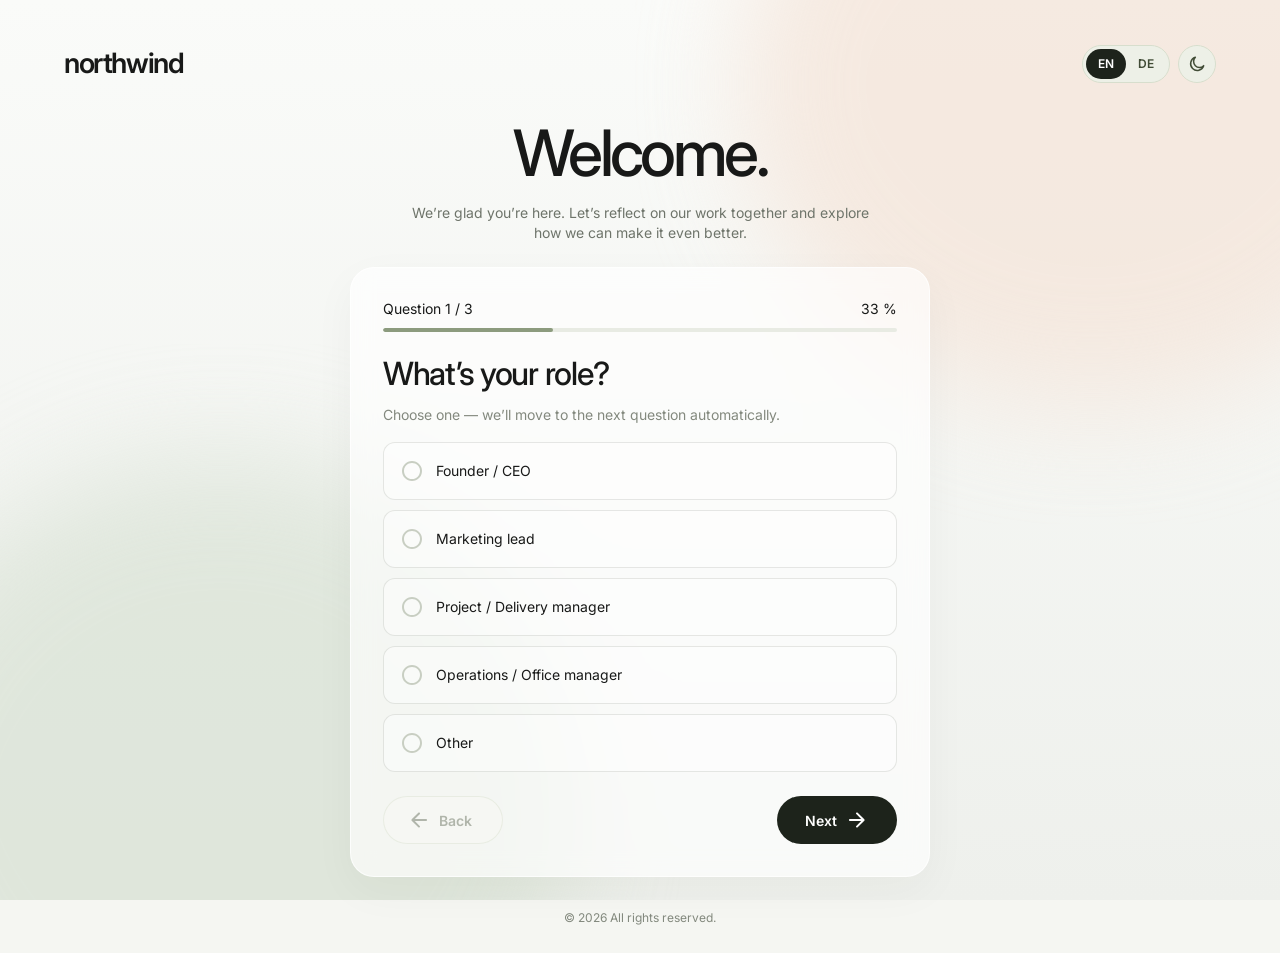
<file: index.html>
<!doctype html>
<html lang="en"><head><meta charset="utf-8"><meta name="viewport" content="width=device-width,initial-scale=1">
<title>Leave a review · Northwind Studio</title><link rel="preconnect" href="https://fonts.googleapis.com"><link rel="stylesheet" href="assets/css/tokens.css"><link rel="stylesheet" href="assets/css/styles.css"></head>
<body data-key="opiny-theme" data-default="light" data-page="form">
<svg width="0" height="0" style="position:absolute" aria-hidden="true">
<symbol id="i-refresh" viewBox="0 0 24 24"><path d="M20 11a8 8 0 0 0-14.5-4.5L4 8M4 4v4h4M4 13a8 8 0 0 0 14.5 4.5L20 16M20 20v-4h-4"/></symbol>
<symbol id="i-moon" viewBox="0 0 24 24"><path d="M20 14A8 8 0 1 1 10 4a6 6 0 0 0 10 10z"/></symbol>
<symbol id="i-sun" viewBox="0 0 24 24"><circle cx="12" cy="12" r="4"/><path d="M12 2v2M12 20v2M4.9 4.9l1.4 1.4M17.7 17.7l1.4 1.4M2 12h2M20 12h2M4.9 19.1l1.4-1.4M17.7 6.3l1.4-1.4"/></symbol>
</svg>
<img class="atmosphere" src="assets/img/atmosphere.svg" width="1440" height="903" alt="" aria-hidden="true">

<div class="page">
  <header class="site-head">
    <div class="wordmark" aria-label="Northwind Studio">northwind</div>
    <div class="head-tools">
      <div class="lang" role="group" aria-label="Language"><button type="button" data-lang="en" aria-pressed="true">EN</button><button type="button" data-lang="de" aria-pressed="false">DE</button></div>
      <button type="button" class="theme-toggle" aria-label="Toggle light / dark"><svg class="i i-moon" aria-hidden="true"><use href="#i-moon"/></svg><svg class="i i-sun" aria-hidden="true"><use href="#i-sun"/></svg></button>
    </div>
  </header>

  <main class="main">
    <section class="intro" id="head">
      <h1 class="display" id="headTitle">Welcome.</h1>
      <p class="lead" data-t="lead">We’re glad you’re here. Let’s reflect on our work together and explore how we can make it even better.</p>
    </section>

    <section class="panel" aria-label="Feedback questionnaire">
      <form id="flow" novalidate>
        <div class="resume" id="resume" role="status" hidden>
          <p><b data-t="resumeTitle">Welcome back!</b> <span id="resumeText"></span></p>
          <div class="resume-actions"><button class="btn btn-primary btn-sm" id="resumeGo" type="button" data-t="cont">Continue</button><button class="btn btn-secondary btn-sm" id="restart" type="button" data-t="startOver">Start over</button></div>
        </div>

        <div class="progress">
          <div class="progress-meta"><span id="pgl" aria-live="polite"></span><span id="percent"></span></div>
          <div class="track" id="pgbar" role="progressbar" aria-valuemin="0" aria-valuemax="3" aria-valuenow="1" aria-label="Progress"><div id="pgf"></div></div>
        </div>

        <fieldset class="step" data-name="role" data-type="radio" data-req="1" aria-describedby="h-role e-role">
          <legend class="q-title"><span data-t="q1">What’s your role?</span><span class="sr" data-t="required">required</span></legend>
          <p class="q-hint" id="h-role" data-t="q1help">Choose one — we’ll move to the next question automatically.</p>
          <p class="field-err" id="e-role" hidden data-t="errChoose">Please choose an option to continue.</p>
          <div class="opts">
            <label class="opt opt-radio"><input type="radio" name="role" value="founder"><span class="mk" aria-hidden="true"><img class="mk-off" src="assets/img/radio-unchecked.svg" width="24" height="24" alt=""><img class="mk-hover" src="assets/img/radio-unchecked-hover.svg" width="24" height="24" alt=""><img class="mk-on" src="assets/img/radio-checked.svg" width="24" height="24" alt=""></span><span class="ol" data-t="o_founder">Founder / CEO</span></label>
            <label class="opt opt-radio"><input type="radio" name="role" value="marketing"><span class="mk" aria-hidden="true"><img class="mk-off" src="assets/img/radio-unchecked.svg" width="24" height="24" alt=""><img class="mk-hover" src="assets/img/radio-unchecked-hover.svg" width="24" height="24" alt=""><img class="mk-on" src="assets/img/radio-checked.svg" width="24" height="24" alt=""></span><span class="ol" data-t="o_marketing">Marketing lead</span></label>
            <label class="opt opt-radio"><input type="radio" name="role" value="pm"><span class="mk" aria-hidden="true"><img class="mk-off" src="assets/img/radio-unchecked.svg" width="24" height="24" alt=""><img class="mk-hover" src="assets/img/radio-unchecked-hover.svg" width="24" height="24" alt=""><img class="mk-on" src="assets/img/radio-checked.svg" width="24" height="24" alt=""></span><span class="ol" data-t="o_pm">Project / Delivery manager</span></label>
            <label class="opt opt-radio"><input type="radio" name="role" value="ops"><span class="mk" aria-hidden="true"><img class="mk-off" src="assets/img/radio-unchecked.svg" width="24" height="24" alt=""><img class="mk-hover" src="assets/img/radio-unchecked-hover.svg" width="24" height="24" alt=""><img class="mk-on" src="assets/img/radio-checked.svg" width="24" height="24" alt=""></span><span class="ol" data-t="o_ops">Operations / Office manager</span></label>
            <label class="opt opt-radio"><input type="radio" name="role" value="other" data-other="role-other"><span class="mk" aria-hidden="true"><img class="mk-off" src="assets/img/radio-unchecked.svg" width="24" height="24" alt=""><img class="mk-hover" src="assets/img/radio-unchecked-hover.svg" width="24" height="24" alt=""><img class="mk-on" src="assets/img/radio-checked.svg" width="24" height="24" alt=""></span><span class="ol" data-t="o_other">Other</span></label>
          </div>
          <div class="other-box" id="other-wrap" hidden>
            <label for="role-other" class="q-hint" data-t="otherLabel">What’s your role?</label>
            <input id="role-other" class="field" type="text" autocomplete="organization-title" data-tp="otherPh" placeholder="e.g. Head of Sales">
            <p class="field-err" id="e-role-other" hidden data-t="errOther">Please type your role, or choose another option.</p>
          </div>
        </fieldset>

        <fieldset class="step" data-name="help" data-type="checkbox" data-req="1" aria-describedby="h-help e-help" hidden>
          <legend class="q-title"><span data-t="q2">What did Northwind Studio help you with?</span><span class="sr" data-t="required">required</span></legend>
          <p class="q-hint" id="h-help" data-t="q2help">Select all that apply, then press Next.</p>
          <p class="field-err" id="e-help" hidden data-t="errSelect">Select at least one option.</p>
          <div class="opts">
            <label class="opt"><input type="checkbox" name="help" value="web"><span class="mk" aria-hidden="true"><img class="mk-off" src="assets/img/checkbox-unchecked.svg" width="24" height="24" alt=""><img class="mk-on" src="assets/img/checkbox-checked.svg" width="24" height="24" alt=""></span><span class="ol" data-t="h_web">Website redesign</span></label>
            <label class="opt"><input type="checkbox" name="help" value="brand"><span class="mk" aria-hidden="true"><img class="mk-off" src="assets/img/checkbox-unchecked.svg" width="24" height="24" alt=""><img class="mk-on" src="assets/img/checkbox-checked.svg" width="24" height="24" alt=""></span><span class="ol" data-t="h_brand">Branding</span></label>
            <label class="opt"><input type="checkbox" name="help" value="shop"><span class="mk" aria-hidden="true"><img class="mk-off" src="assets/img/checkbox-unchecked.svg" width="24" height="24" alt=""><img class="mk-on" src="assets/img/checkbox-checked.svg" width="24" height="24" alt=""></span><span class="ol" data-t="h_shop">Online shop</span></label>
            <label class="opt"><input type="checkbox" name="help" value="seo"><span class="mk" aria-hidden="true"><img class="mk-off" src="assets/img/checkbox-unchecked.svg" width="24" height="24" alt=""><img class="mk-on" src="assets/img/checkbox-checked.svg" width="24" height="24" alt=""></span><span class="ol" data-t="h_seo">SEO &amp; content</span></label>
            <label class="opt"><input type="checkbox" name="help" value="support"><span class="mk" aria-hidden="true"><img class="mk-off" src="assets/img/checkbox-unchecked.svg" width="24" height="24" alt=""><img class="mk-on" src="assets/img/checkbox-checked.svg" width="24" height="24" alt=""></span><span class="ol" data-t="h_support">Ongoing support</span></label>
          </div>
        </fieldset>

        <fieldset class="step" data-name="note" data-type="text" aria-describedby="h-note" hidden>
          <legend class="q-title"><span data-t="q3">Anything you’d tell another company considering Northwind Studio?</span></legend>
          <p class="q-hint" id="h-note"><span data-t="q3help">A sentence or two in your own words makes the review sound like you.</span></p>
          <textarea class="field ta" id="note" name="note" rows="4" data-tp="notePh" placeholder="e.g. They delivered the first concepts in two days and kept us updated every week."></textarea>
        </fieldset>

        <div class="nav">
          <button class="btn btn-secondary btn-back" id="back" type="button"><img src="assets/img/arrow-back.svg" width="24" height="24" alt=""><span data-t="back">Back</span></button>
          <button class="btn btn-primary btn-next" id="next" type="submit"><span id="nextLabel">Next</span><img src="assets/img/arrow-forward.svg" width="24" height="24" alt=""></button>
        </div>
      </form>
    </section>
  </main>

  <footer class="site-foot"><p data-t="foot">© 2026 All rights reserved.</p></footer>
</div>
<script src="assets/js/app.js"></script>
</body></html>
</file>
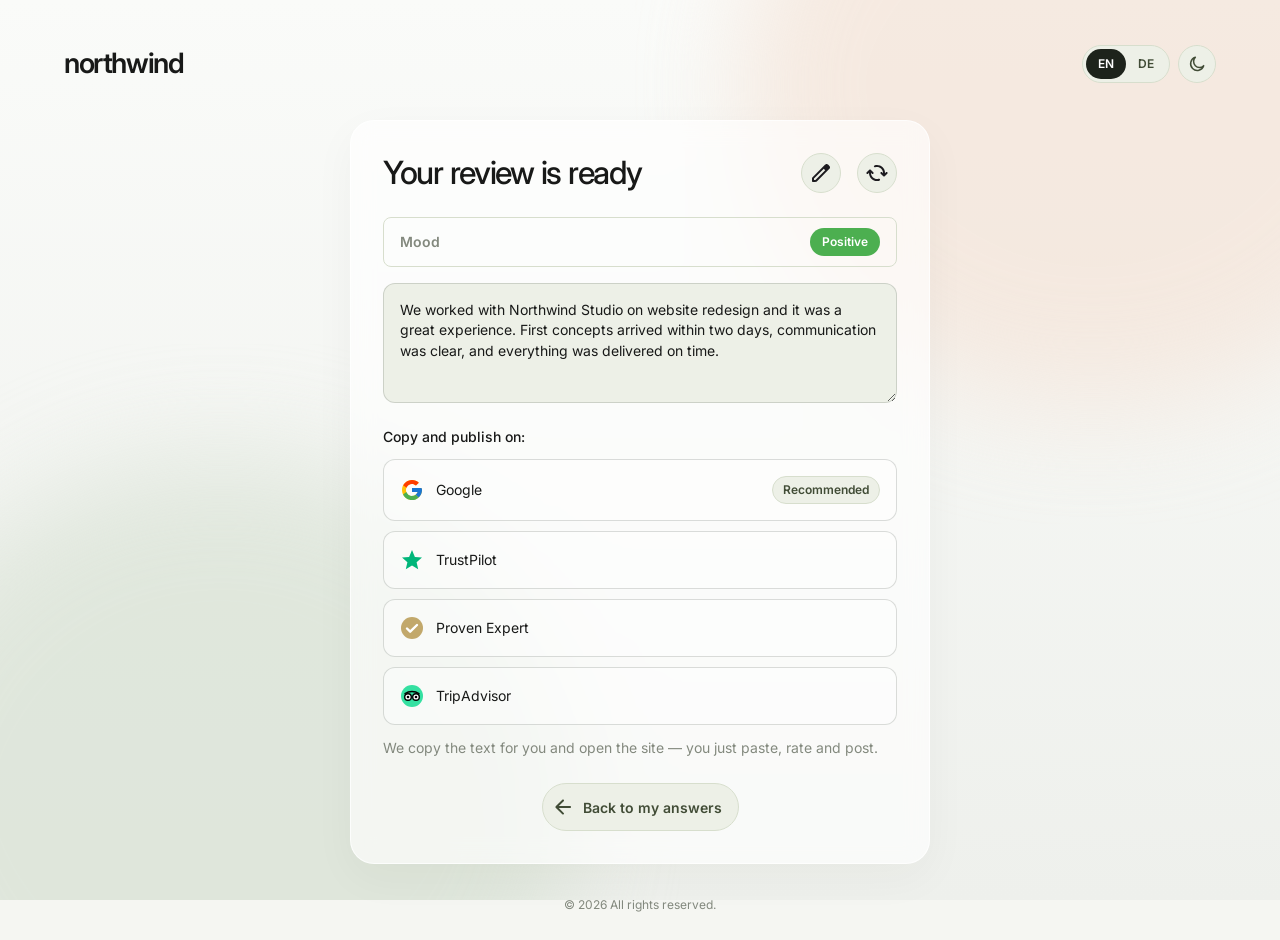
<file: review.html>
<!doctype html>
<html lang="en"><head><meta charset="utf-8"><meta name="viewport" content="width=device-width,initial-scale=1">
<title>Your review · Northwind Studio</title><link rel="preconnect" href="https://fonts.googleapis.com"><link rel="stylesheet" href="assets/css/tokens.css"><link rel="stylesheet" href="assets/css/styles.css"></head>
<body data-key="opiny-theme" data-default="light" data-page="review">
<svg width="0" height="0" style="position:absolute" aria-hidden="true">
<symbol id="i-moon" viewBox="0 0 24 24"><path d="M20 14A8 8 0 1 1 10 4a6 6 0 0 0 10 10z"/></symbol>
<symbol id="i-sun" viewBox="0 0 24 24"><circle cx="12" cy="12" r="4"/><path d="M12 2v2M12 20v2M4.9 4.9l1.4 1.4M17.7 17.7l1.4 1.4M2 12h2M20 12h2M4.9 19.1l1.4-1.4M17.7 6.3l1.4-1.4"/></symbol>
</svg>
<img class="atmosphere" src="assets/img/atmosphere.svg" width="1440" height="903" alt="" aria-hidden="true">

<div class="page">
  <header class="site-head">
    <div class="wordmark" aria-label="Northwind Studio">northwind</div>
    <div class="head-tools">
      <div class="lang" role="group" aria-label="Language"><button type="button" data-lang="en" aria-pressed="true">EN</button><button type="button" data-lang="de" aria-pressed="false">DE</button></div>
      <button type="button" class="theme-toggle" aria-label="Toggle light / dark"><svg class="i i-moon" aria-hidden="true"><use href="#i-moon"/></svg><svg class="i i-sun" aria-hidden="true"><use href="#i-sun"/></svg></button>
    </div>
  </header>

  <main class="main">
    <section class="panel" aria-label="Your review">
      <div class="rv-head">
        <h2 class="q-title" data-t="rvTitle">Your review is ready</h2>
        <button class="btn btn-secondary btn-icon" id="editBtn" type="button" aria-pressed="false" data-ta="editLabel" aria-label="Edit review"><img src="assets/img/edit.svg" width="24" height="24" alt=""></button>
        <button class="btn btn-secondary btn-icon" id="regen" type="button" data-ta="regen" aria-label="Rewrite"><img src="assets/img/cached.svg" width="24" height="24" alt=""></button>
      </div>

      <div class="rv-body">
        <div class="mood"><span data-t="mood">Mood</span><span class="chip chip-positive" data-t="positive">Positive</span></div>
        <label class="sr" for="review" data-t="rvLabel">Review text</label>
        <textarea class="field ta" id="review" rows="5" readonly></textarea>
      </div>

      <div class="publish">
        <p class="pub-label" data-t="publishOn">Copy and publish on:</p>
        <div class="opts">
          <button class="opt plat" data-plat="Google" type="button"><svg viewBox="0 0 48 48" aria-hidden="true"><path fill="#FFC107" d="M43.6 20.5H42V20H24v8h11.3C33.7 32.7 29.2 36 24 36c-6.6 0-12-5.4-12-12s5.4-12 12-12c3.1 0 5.8 1.2 7.9 3.1l5.7-5.7C34 6.1 29.3 4 24 4 12.9 4 4 12.9 4 24s8.9 20 20 20 20-8.9 20-20c0-1.3-.1-2.4-.4-3.5z"/><path fill="#FF3D00" d="M6.3 14.7l6.6 4.8C14.7 15.1 19 12 24 12c3.1 0 5.8 1.2 7.9 3.1l5.7-5.7C34 6.1 29.3 4 24 4 16.3 4 9.7 8.3 6.3 14.7z"/><path fill="#4CAF50" d="M24 44c5.2 0 9.9-2 13.4-5.2l-6.2-5.2C29.2 35.1 26.7 36 24 36c-5.2 0-9.6-3.3-11.3-8l-6.5 5C9.5 39.6 16.2 44 24 44z"/><path fill="#1976D2" d="M43.6 20.5H42V20H24v8h11.3c-.8 2.2-2.2 4.2-4.1 5.6l6.2 5.2C37 39.2 44 34 44 24c0-1.3-.1-2.4-.4-3.5z"/></svg><span class="ol">Google</span><span class="chip" data-t="recommended">Recommended</span></button>
          <button class="opt plat" data-plat="TrustPilot" type="button"><svg viewBox="0 0 24 24" aria-hidden="true"><path fill="#00b67a" d="M12 2l2.9 6.9 7.1.6-5.4 4.7 1.6 7L12 17.5 5.8 21.2l1.6-7L2 9.5l7.1-.6z"/></svg><span class="ol">TrustPilot</span></button>
          <button class="opt plat" data-plat="Proven Expert" type="button"><svg viewBox="0 0 24 24" aria-hidden="true"><circle cx="12" cy="12" r="11" fill="#c2a86b"/><path d="M7 12.5l3.2 3.2L17 9" fill="none" stroke="#fff" stroke-width="2.4" stroke-linecap="round" stroke-linejoin="round"/></svg><span class="ol">Proven Expert</span></button>
          <button class="opt plat" data-plat="TripAdvisor" type="button"><svg viewBox="0 0 24 24" aria-hidden="true"><circle cx="12" cy="12" r="11" fill="#34e0a1"/><path d="M5 9.5c4-2.6 10-2.6 14 0" fill="none" stroke="#000" stroke-width="1.4" stroke-linecap="round"/><circle cx="8" cy="13" r="3.3" fill="#fff" stroke="#000" stroke-width="1.4"/><circle cx="16" cy="13" r="3.3" fill="#fff" stroke="#000" stroke-width="1.4"/><circle cx="8" cy="13" r="1.3"/><circle cx="16" cy="13" r="1.3"/></svg><span class="ol">TripAdvisor</span></button>
        </div>
        <p class="q-hint" data-t="platHelp">We copy the text for you and open the site — you just paste, rate and post.</p>
      </div>

      <div class="nav nav-center">
        <a class="btn btn-secondary btn-back" href="index.html#q"><img src="assets/img/arrow-back.svg" width="24" height="24" alt=""><span data-t="backAnswers">Back to my answers</span></a>
      </div>
    </section>
  </main>

  <footer class="site-foot"><p data-t="foot">© 2026 All rights reserved.</p></footer>
</div>

<div class="modal-bg" id="copied" role="dialog" aria-modal="true" aria-labelledby="cp-t">
  <div class="modal panel">
    <button class="icon-btn x" type="button" aria-label="Close"><img src="assets/img/close.svg" width="20" height="20" alt=""></button>
    <div class="ok-ic"><img src="assets/img/copy.svg" width="20" height="20" alt=""></div>
    <div class="q-heading"><h3 class="q-title" id="cp-t" data-t="copiedTitle">Your review has been copied!</h3><p class="q-hint" id="cp-p"></p></div>
    <!-- Animated replay of posting on the platform. Google: Figma light EN 849:52 · dark EN 692:1246 · light DE 971:2662 · dark DE 971:1637 (follows page theme + language). Steps are driven by app.js. -->
    <div class="sm-frame" aria-hidden="true">
      <div class="site-mock sm-google" data-mock="google" data-step="1">
        <div class="sm-form">
          <div class="sm-stars"><span class="sm-star"><img class="sm-off" src="assets/img/star-outline.svg" width="34" height="34" alt=""><img class="sm-on" src="assets/img/star-filled.svg" width="34" height="34" alt=""></span><span class="sm-star"><img class="sm-off" src="assets/img/star-outline.svg" width="34" height="34" alt=""><img class="sm-on" src="assets/img/star-filled.svg" width="34" height="34" alt=""></span><span class="sm-star"><img class="sm-off" src="assets/img/star-outline.svg" width="34" height="34" alt=""><img class="sm-on" src="assets/img/star-filled.svg" width="34" height="34" alt=""></span><span class="sm-star"><img class="sm-off" src="assets/img/star-outline.svg" width="34" height="34" alt=""><img class="sm-on" src="assets/img/star-filled.svg" width="34" height="34" alt=""></span><span class="sm-star"><img class="sm-off" src="assets/img/star-outline.svg" width="34" height="34" alt=""><img class="sm-on" src="assets/img/star-filled.svg" width="34" height="34" alt=""></span></div>
          <div class="sm-field">
            <span class="sm-placeholder" data-t="smPh">Paste your reviews here</span>
            <span class="sm-text"></span>
            <div class="sm-menu">
              <div class="sm-item sm-copy"><img class="sm-lt" src="assets/img/content-copy.svg" width="16" height="16" alt=""><img class="sm-dk" src="assets/img/content-copy-dark.svg" width="16" height="16" alt=""><span data-t="smCopy">Copy</span><kbd data-t="smCopyK">Ctrl+C</kbd></div>
              <div class="sm-item sm-paste"><img class="sm-lt" src="assets/img/content-paste.svg" width="16" height="16" alt=""><img class="sm-dk" src="assets/img/content-paste-dark.svg" width="16" height="16" alt=""><span data-t="smPaste">Paste</span><kbd data-t="smPasteK">Ctrl+V</kbd></div>
            </div>
          </div>
          <div class="sm-btns"><span class="sm-cancel" data-t="smCancel">Cancel</span><span class="sm-post" data-t="smPost">Post</span></div>
        </div>
        <div class="sm-done"><span class="sm-done-ic"><img src="assets/img/file-check.svg" width="24" height="24" alt=""></span><span data-t="smDone">Done!</span></div>
        <img class="sm-pointer" src="assets/img/pointer.svg" width="25" height="25" alt="">
      </div>
      <!-- TrustPilot version — Figma "Component 1" 1224:1939 (same step timings as Google) -->
      <div class="site-mock sm-tp" data-mock="trustpilot" data-step="1" hidden>
        <div class="sm-form">
          <div class="tp-stars"><img src="assets/img/tp-stars-empty.svg" width="201" height="38" alt=""><img class="sm-on" src="assets/img/tp-stars-filled.svg" width="201" height="38" alt=""></div>
          <div class="tp-body">
            <p class="tp-label">Tell us more about your experience</p>
            <div class="tp-ring"><div class="tp-inner"><div class="tp-area"><span class="sm-placeholder">Paste your reviews here</span><span class="sm-text"></span></div></div></div>
            <span class="tp-submit">Submit review</span>
          </div>
        </div>
        <div class="sm-menu">
          <div class="sm-item sm-copy"><img src="assets/img/content-copy.svg" width="16" height="16" alt=""><span>Copy</span><kbd>Ctrl+C</kbd></div>
          <div class="sm-item sm-paste"><img src="assets/img/content-paste.svg" width="16" height="16" alt=""><span>Paste</span><kbd>Ctrl+V</kbd></div>
        </div>
        <div class="sm-done"><span class="sm-done-ic"><img src="assets/img/file-check.svg" width="24" height="24" alt=""></span><span>Done!</span></div>
        <img class="sm-pointer" src="assets/img/pointer.svg" width="25" height="25" alt="">
      </div>
    </div>
    <a class="btn btn-primary btn-wide" href="#" onclick="return false"><span id="openPlat"></span><img src="assets/img/arrow-forward.svg" width="24" height="24" alt=""></a>
    <ol class="steps"><li><b>1</b><span data-t="s1">Paste</span></li><li><b>2</b><span data-t="s2">Rate</span></li><li><b>3</b><span data-t="s3">Post</span></li></ol>
  </div>
</div>
<script src="assets/js/app.js"></script>
</body></html>
</file>
<file: assets/css/tokens.css>
/* Lokalsterne public form — tokens from Figma "Form UI" (file 81bRgeO5hSauWJrXOB8AGF, frame 1:60
   "Agenturro · Desktop questionnaire"). The Figma file defines no variables, so every value below is
   copied from the frame's fills, strokes, type and effects.
   Not in Figma (added on purpose): dark theme values + the error colour, both derived from the same palette. */
@import url("https://fonts.googleapis.com/css2?family=Inter:wght@400;500;600&display=swap");

:root {
  color-scheme: light;

  /* ---- type (Inter) ---- */
  --font-sans: "Inter", Arial, sans-serif;
  --fs-display: 64px;  --lh-display: 1.04; --ls-display: -3.52px;  /* "Welcome."            Medium   */
  --fs-title: 32px;    --lh-title: 1.14;   --ls-title: -1.28px;    /* question heading     Medium   */
  --fs-wordmark: 28px; --lh-wordmark: 1.2; --ls-wordmark: -1.4px;  /* brand wordmark       SemiBold */
  --fs-body: 14px;     --lh-body: 20px;                            /* lead, labels, buttons         */
  --lh-option: 1.45;   --lh-hint: 1.6;
  --fs-small: 12px;    --lh-small: 18px;                           /* footer                        */
  --fw-regular: 400; --fw-medium: 500; --fw-semibold: 600;

  /* ---- colour ---- */
  --page-bg: #f5f6f2;
  --atmo-top: #fafbf9; --atmo-bottom: #eef0ec; --atmo-peach: #f4e3d7; --atmo-sage: #dae3d6;

  --text: #181918;
  --text-muted: #6e746a;          /* lead paragraph */
  --text-subtle: #83897e;         /* hint, footer   */

  --panel-bg: rgba(255,255,255,.64);
  --panel-border: rgba(255,255,255,.72);
  --panel-shadow: 0 14px 44px rgba(40,51,33,.04);
  --panel-blur: 11px;

  --track: #e8ebe3;
  --track-fill: #8c9b7e;

  /* Choice / Checkbox (2:98–2:104) · Choice / Radio (2:110–2:116) */
  --option-bg: rgba(255,255,255,.4);
  --option-border: rgba(36,45,35,.16);
  --option-radio-border: rgba(36,45,35,.11);
  --option-hover-bg: #ffffff;
  --option-hover-border: rgba(36,45,35,.16);
  --option-selected-bg: rgba(233,238,227,.72);
  --option-selected-border: #829473;
  --field-readonly-bg: #edf0e7;          /* review text before Edit (Figma 14:311) */
  --positive: #4caf50;                   /* Mood: Positive chip (Figma 14:309) */

  /* Button / Primary dark (2:67 / 2:71 / 2:75) */
  --btn-primary-bg: #1d231b; --btn-primary-hover-bg: #3c4932; --btn-primary-disabled-bg: #a6a8a4; --btn-primary-fg: #ffffff;
  /* Button / Primary light (2:80 / 2:85 / 2:90) */
  --btn-secondary-bg: #edf0e7; --btn-secondary-border: #d7decd; --btn-secondary-fg: #414c36;
  --btn-secondary-hover-bg: #d7decd; --btn-secondary-hover-border: #bcc4b2;
  --btn-secondary-disabled-bg: #f6f7f3; --btn-secondary-disabled-border: rgba(215,222,205,.45); --btn-disabled-content-opacity: .38;

  --mark: #c8cec2; --mark-checked: #333e2d;   /* checkbox icon fills */

  /* derived (not in Figma) */
  --error: #a2461a;
  --focus: #829473;
  --icon-filter: none;                         /* dark theme lightens the Figma SVG icons */

  /* ---- shape & spacing ---- */
  --radius-panel: 24px; --radius-option: 12px; --radius-track: 8px; --radius-pill: 50px;
  --page-pad-top: 40px; --page-pad-x: 64px; --page-pad-bottom: 26px;
  --panel-w: 580px; --panel-pad: 32px;
  --gap-page: 32px; --gap-intro: 24px; --gap-heading: 16px; --gap-panel: 24px;
  --gap-question: 16px; --gap-hint: 12px; --gap-options: 10px; --gap-progress: 11px;
  --option-pad: 16px; --option-gap: 12px;
  --btn-h: 48px; --btn-min-w: 120px;
  --dur: 180ms;
}

/* ---- dark: derived from the Figma palette ---- */
:root[data-theme="dark"] {
  color-scheme: dark;
  --page-bg: #121411;
  --atmo-top: #151713; --atmo-bottom: #0f110e; --atmo-peach: #3a2a1f; --atmo-sage: #22301f;
  --text: #eef0ea; --text-muted: #a7ad9f; --text-subtle: #8c9285;
  --panel-bg: rgba(30,34,28,.64); --panel-border: rgba(255,255,255,.08); --panel-shadow: 0 14px 44px rgba(0,0,0,.35);
  --track: #2b3028; --track-fill: #8c9b7e;
  --option-bg: rgba(255,255,255,.04); --option-border: rgba(225,234,215,.14); --option-radio-border: rgba(225,234,215,.10);
  --option-hover-bg: rgba(255,255,255,.09); --option-hover-border: rgba(225,234,215,.22);
  --option-selected-bg: rgba(130,148,115,.22); --option-selected-border: #829473;
  --btn-primary-bg: #829473; --btn-primary-hover-bg: #95a687; --btn-primary-disabled-bg: #4a4f47; --btn-primary-fg: #ffffff;
  --btn-secondary-bg: #262a24; --btn-secondary-border: #363c32; --btn-secondary-fg: #d7decd;
  --btn-secondary-hover-bg: #363c32; --btn-secondary-hover-border: #4a5145;
  --btn-secondary-disabled-bg: #1b1e1a; --btn-secondary-disabled-border: rgba(54,60,50,.45);
  --error: #f0a774;
  --field-readonly-bg: #262a24;
  --focus: #a9b89b;
  --icon-filter: brightness(0) invert(.88);
}
</file>
<file: assets/css/styles.css>
/* Lokalsterne public form — layout from Figma "Form UI" frame 1:60. All values come from tokens.css. */
*,*::before,*::after{box-sizing:border-box}
html,body{margin:0}
body{min-height:100vh;min-height:100dvh;background:var(--page-bg);color:var(--text);font:var(--fw-regular) var(--fs-body)/var(--lh-body) var(--font-sans);-webkit-font-smoothing:antialiased}
h1,h2,h3,p{margin:0}
button,input,textarea{font:inherit;color:inherit}
button{cursor:pointer}
[hidden]{display:none!important}
.sr{position:absolute;width:1px;height:1px;overflow:hidden;clip:rect(0 0 0 0);white-space:nowrap}
.i{width:20px;height:20px;flex:none;fill:none;stroke:currentColor;stroke-width:1.8;stroke-linecap:round;stroke-linejoin:round}
:focus-visible{outline:2px solid var(--focus);outline-offset:3px}

/* ---------- atmosphere (Figma 1:61) ---------- */
.atmosphere{position:fixed;inset:0;width:100%;height:100%;z-index:0;pointer-events:none}
:root[data-theme="dark"] .atmosphere{display:none}
:root[data-theme="dark"] body{background:
  radial-gradient(ellipse 28% 36% at 17% 89%,var(--atmo-sage),transparent),
  radial-gradient(ellipse 28% 36% at 85% 9%,var(--atmo-peach),transparent),
  linear-gradient(var(--atmo-top),var(--atmo-bottom)) fixed}

/* ---------- page (Figma 1:60) ---------- */
.page{position:relative;z-index:1;min-height:100vh;min-height:100dvh;display:flex;flex-direction:column;gap:var(--gap-page);padding:var(--page-pad-top) var(--page-pad-x) var(--page-pad-bottom)}
.main{display:flex;flex-direction:column;align-items:center;gap:var(--gap-intro);flex:1}

/* header: Figma brand wordmark (1:67) + language / theme toggles (kept, not in Figma) */
.site-head{display:flex;align-items:center;justify-content:space-between;height:48px}
.wordmark{font-size:var(--fs-wordmark);line-height:var(--lh-wordmark);letter-spacing:var(--ls-wordmark);font-weight:var(--fw-semibold)}
.head-tools{display:flex;align-items:center;gap:8px}
.lang{display:flex;padding:3px;border:1px solid var(--btn-secondary-border);border-radius:var(--radius-pill);background:var(--btn-secondary-bg)}
.lang button{min-width:40px;height:30px;padding:0 10px;border:0;border-radius:var(--radius-pill);background:transparent;color:var(--btn-secondary-fg);font-size:12px;font-weight:var(--fw-semibold)}
.lang button[aria-pressed="true"]{background:var(--btn-primary-bg);color:var(--btn-primary-fg)}
.theme-toggle{display:grid;place-items:center;width:38px;height:38px;border:1px solid var(--btn-secondary-border);border-radius:var(--radius-pill);background:var(--btn-secondary-bg);color:var(--btn-secondary-fg)}
.theme-toggle .i-sun,:root[data-theme="dark"] .theme-toggle .i-moon{display:none}
:root[data-theme="dark"] .theme-toggle .i-sun{display:block}

/* intro (Figma 1:65) */
.intro{display:flex;flex-direction:column;align-items:center;gap:var(--gap-heading);text-align:center}
.display{font-size:var(--fs-display);line-height:var(--lh-display);letter-spacing:var(--ls-display);font-weight:var(--fw-medium)}
.lead{max-width:480px;color:var(--text-muted)}

/* ---------- panel (Figma 1:72) ---------- */
.panel{width:var(--panel-w);max-width:100%;display:flex;flex-direction:column;gap:var(--gap-panel);padding:var(--panel-pad);border:1px solid var(--panel-border);border-radius:var(--radius-panel);background:var(--panel-bg);box-shadow:var(--panel-shadow);-webkit-backdrop-filter:blur(var(--panel-blur));backdrop-filter:blur(var(--panel-blur))}
#flow{display:flex;flex-direction:column;gap:var(--gap-panel)}

/* progress (Figma 1:73) */
.progress{display:flex;flex-direction:column;gap:var(--gap-progress)}
.progress-meta{display:flex;justify-content:space-between;line-height:normal;white-space:nowrap}
.track{height:4px;border-radius:var(--radius-track);background:var(--track);overflow:hidden}
#pgf{height:100%;width:0;border-radius:5px;background:var(--track-fill);transition:width .4s ease}

/* question (Figma 1:79 / 1:80) */
.step{display:flex;flex-direction:column;gap:var(--gap-question);margin:0;padding:0;border:0;min-width:0}
.q-title{padding:0;font-size:var(--fs-title);line-height:var(--lh-title);letter-spacing:var(--ls-title);font-weight:var(--fw-medium)}
.step .q-title{margin-bottom:var(--gap-hint)} /* rendered legend sits outside the flex gap */
.q-heading{display:flex;flex-direction:column;gap:var(--gap-hint)}
.q-hint{color:var(--text-subtle);line-height:var(--lh-hint)}

/* options (Figma "Agenturro / Choice checkbox" 1:13 / 1:16) */
.opts{display:flex;flex-direction:column;gap:var(--gap-options)}
.opt{position:relative;display:flex;align-items:center;gap:var(--option-gap);width:100%;padding:var(--option-pad);border:1px solid var(--option-border);border-radius:var(--radius-option);background:var(--option-bg);line-height:var(--lh-option);text-align:left;cursor:pointer;transition:background var(--dur),border-color var(--dur)}
.opt-radio{border-color:var(--option-radio-border)}
@media (hover:hover){.opt:hover{background:var(--option-hover-bg);border-color:var(--option-hover-border)}}
.opt input{position:absolute;opacity:0;pointer-events:none}
.opt:has(input:checked){border-color:var(--option-selected-border);background:var(--option-selected-bg)}
.opt:has(input:focus-visible){outline:2px solid var(--focus);outline-offset:3px}
.opt .ol{flex:1;min-width:0}
.mk{position:relative;width:24px;height:24px;flex:none}
.mk img{position:absolute;inset:0;display:block}
.mk .mk-on,.mk .mk-hover,.opt:has(input:checked) .mk-off{display:none}
.opt:has(input:checked) .mk-on{display:block}
@media (hover:hover){.opt:hover:not(:has(input:checked)) .mk-hover{display:block}   /* Choice / Radio hover uses the dark outline */}
@media (hover:hover){.opt:hover:not(:has(input:checked)):has(.mk-hover) .mk-off{display:none}}
:root[data-theme="dark"] .mk img,:root[data-theme="dark"] .btn-secondary img{filter:var(--icon-filter)}
.opt.picked{animation:pick .45s ease}
@keyframes pick{50%{transform:scale(.985)}}
fieldset[aria-invalid] .opt{border-color:var(--error)}

/* text fields (same surface as an option) */
.field{width:100%;padding:var(--option-pad);border:1px solid var(--option-border);border-radius:var(--radius-option);background:var(--option-bg);line-height:var(--lh-option)}
.field:focus{outline:none;border-color:var(--option-selected-border);background:var(--option-selected-bg)}
.field::placeholder{color:var(--text-subtle)}
.field[aria-invalid="true"]{border-color:var(--error)}
.ta{display:block;resize:vertical;min-height:120px}
.other-box{display:flex;flex-direction:column;gap:8px}
.chip{display:inline-flex;align-items:center;padding:6px 12px;border:1px solid var(--btn-secondary-border);border-radius:var(--radius-pill);background:var(--btn-secondary-bg);color:var(--btn-secondary-fg);font-size:var(--fs-small);line-height:var(--lh-small);font-weight:var(--fw-semibold)}
.field-err{color:var(--error)}
.field-err.shake{animation:shake .3s}
@keyframes shake{25%{transform:translateX(-4px)}75%{transform:translateX(4px)}}

/* resume (not in Figma — panel-surface note) */
.resume{display:flex;flex-direction:column;gap:12px;padding:var(--option-pad);border:1px solid var(--option-selected-border);border-radius:var(--radius-option);background:var(--option-selected-bg)}
.resume-actions{display:flex;gap:8px}

/* ---------- buttons (Figma "Agenturro / Button / Primary" 1:89 / 1:98) ---------- */
.nav{display:flex;align-items:center;justify-content:space-between}
.btn{display:inline-flex;align-items:center;justify-content:center;gap:8px;height:var(--btn-h);min-width:var(--btn-min-w);padding:0 16px;border:1px solid transparent;border-radius:var(--radius-pill);font-size:var(--fs-body);line-height:normal;font-weight:var(--fw-semibold);text-decoration:none;white-space:nowrap;transition:opacity var(--dur),transform var(--dur)}
.btn:active:not(:disabled){transform:translateY(1px)}
.btn img{display:block;flex:none}
.btn-primary{background:var(--btn-primary-bg);color:var(--btn-primary-fg)}
@media (hover:hover){.btn-primary:hover:not(:disabled){background:var(--btn-primary-hover-bg)}}
.btn-primary:disabled{background:var(--btn-primary-disabled-bg)}
.btn-secondary{background:var(--btn-secondary-bg);border-color:var(--btn-secondary-border);color:var(--btn-secondary-fg)}
@media (hover:hover){.btn-secondary:hover:not(:disabled){background:var(--btn-secondary-hover-bg);border-color:var(--btn-secondary-hover-border)}}
.btn-secondary:disabled{background:var(--btn-secondary-disabled-bg);border-color:var(--btn-secondary-disabled-border)}
.btn-secondary:disabled>*{opacity:var(--btn-disabled-content-opacity)}
.btn-back{padding-left:8px}
.nav .btn-next{margin-left:auto}
.btn-sm{height:38px;min-width:0;padding:0 14px}
.btn-wide{width:100%}
.btn:disabled{cursor:not-allowed}
.btn-next:disabled{cursor:progress}
.spin{animation:spin 1s linear infinite}
@keyframes spin{to{transform:rotate(360deg)}}

/* ---------- footer (Figma 1:99) ---------- */
.site-foot{text-align:center;color:var(--text-subtle);font-size:var(--fs-small);line-height:var(--lh-small)}

/* ---------- review page (Figma 14:279) ---------- */
.rv-head{display:flex;align-items:center;gap:16px}
.rv-head .q-title{flex:1;min-width:0}
.btn-icon{width:40px;height:40px;min-width:0;padding:0}
.btn-icon[aria-pressed="true"]{background:var(--btn-secondary-hover-bg);border-color:var(--btn-secondary-hover-border)}
:root[data-theme="dark"] .btn-icon img{filter:var(--icon-filter)}
.rv-body{display:flex;flex-direction:column;gap:16px}
.mood{display:flex;align-items:center;justify-content:space-between;padding:10px 16px;border:1px solid var(--btn-secondary-border);border-radius:8px;color:var(--text-subtle);font-weight:var(--fw-semibold);line-height:var(--lh-hint)}
.chip-positive{height:28px;border:0;background:var(--positive);color:#fff}
#review{min-height:120px;field-sizing:content;max-height:60vh}
#review[readonly]{background:var(--field-readonly-bg);cursor:default}
.publish{display:flex;flex-direction:column;gap:var(--gap-hint)}
.pub-label{font-weight:var(--fw-medium)}
.plat svg{width:24px;height:24px;flex:none}
.plat .chip{height:28px;padding:2px 10px}
.nav-center{justify-content:center}

/* copied dialog (Figma 14:560) */
.modal-bg{position:fixed;inset:0;z-index:20;display:none;place-items:center;padding:16px;background:rgba(24,25,24,.32)}
.modal-bg.open{display:grid;grid-template-columns:minmax(0,560px);justify-content:center;align-content:safe center;overflow-y:auto;overscroll-behavior:contain}
body:has(.modal-bg.open){overflow:hidden}
.modal{position:relative;width:100%;align-items:center;text-align:center;background:var(--page-bg);box-shadow:0 24px 80px rgba(40,51,33,.12)}
.modal .q-heading{width:100%}
.modal .q-title{font-size:24px;letter-spacing:-.96px}
.icon-btn{position:absolute;top:16px;right:16px;display:grid;place-items:center;width:36px;height:36px;border:1px solid var(--btn-secondary-border);border-radius:var(--radius-pill);background:var(--btn-secondary-bg)}
.ok-ic{display:grid;place-items:center;width:48px;height:48px;border-radius:var(--radius-pill);background:var(--option-selected-bg);border:1px solid var(--option-selected-border)}
:root[data-theme="dark"] .icon-btn img,:root[data-theme="dark"] .ok-ic img{filter:var(--icon-filter)}
/* Animated replay of posting on the platform. Figma (Opiny file): Google "light EN" 849:52, TrustPilot "Component 1" 1224:1939.
   Both prototypes chain 11 variants with "After delay → Smart animate (Slow)" and share the same timings;
   app.js picks the mock for the clicked platform and sets data-step + --d (duration).
   Mocks are drawn at Figma size and scaled down to fit (--s). Google follows the page theme + language (EN/DE);
   TrustPilot has only a light English design so far. */
.sm-frame{width:min(480px,100%);flex:none}
.site-mock{--d:833ms;--ease-slow:cubic-bezier(.22,.75,.3,1); /* ≈ Figma "Slow" spring (no overshoot) */
  position:relative;width:480px;height:260px;border-radius:20px;background:#fff;overflow:hidden;transform:scale(var(--s,1));transform-origin:0 0;
  font-family:Roboto,Arial,sans-serif;text-align:left;color:#1f1f1f}
.site-mock *{transition:opacity var(--d) var(--ease-slow),transform var(--d) var(--ease-slow),border-color var(--d) var(--ease-slow),background-color var(--d) var(--ease-slow),color var(--d) var(--ease-slow),box-shadow var(--d) var(--ease-slow)}
/* shared parts */
.sm-form{position:absolute;inset:0;display:flex;flex-direction:column}
.sm-on{opacity:0}
.sm-placeholder,.sm-text{position:absolute;opacity:0;font-size:16px;line-height:24px}
.sm-text{overflow:hidden;display:-webkit-box;-webkit-box-orient:vertical}
.sm-menu{position:absolute;width:223px;padding:7px 1px;border-radius:4px;background:#fff;box-shadow:0 2px 6px 2px rgba(0,0,0,.15);opacity:0;transform:translateY(-4px)}
.sm-item{display:flex;align-items:center;gap:8px;padding:6px 15px;font-size:14px;line-height:20px;letter-spacing:.2px}
.sm-item img{display:block;flex:none}
.sm-item kbd{margin-left:auto;font:500 14px/20px Roboto,Arial,sans-serif}
.sm-copy{color:rgba(31,31,31,.38)}.sm-copy img{opacity:.38}.sm-copy kbd{color:#ccc}
.sm-paste kbd{color:rgba(31,31,31,.38)}
.sm-done{position:absolute;inset:0;display:flex;flex-direction:column;align-items:center;justify-content:center;gap:16px;font:16px/24px Figtree,Roboto,Arial,sans-serif;opacity:0}
.sm-done-ic{display:grid;place-items:center;width:64px;height:64px;border-radius:6px;background:rgba(52,168,83,.2)}
.sm-pointer{position:absolute;left:0;top:0;transform:translate(82px,-45px)}
/* shared step states (Figma variant order 1 → 2 → 4 → 5 → 11 → 10a → 10b → 6 → 7 → 8 → 9 → 1; TP: 1 → 2 → V3 … V11) */
:is([data-step="4"],[data-step="5"],[data-step="11"],[data-step="10a"],[data-step="10b"],[data-step="6"],[data-step="7"],[data-step="8"]) .sm-on{opacity:1}
:is([data-step="5"],[data-step="11"],[data-step="10a"]) .sm-placeholder{opacity:1}
:is([data-step="10b"],[data-step="6"],[data-step="7"],[data-step="8"]) .sm-text{opacity:1}
:is([data-step="11"],[data-step="10a"]) .sm-menu{opacity:1;transform:none}
[data-step="10a"] .sm-paste{background:#e8e8e8}
[data-step="9"] .sm-pointer{opacity:0}
[data-step="9"] .sm-form{opacity:0}
[data-step="9"] .sm-done{opacity:1}

/* Google */
.sm-stars{display:flex;justify-content:center;gap:14px;padding:16px 32px 0}
.sm-star{position:relative;width:34px;height:34px}
.sm-star img{position:absolute;inset:0;display:block}
.sm-field{position:relative;height:104px;margin:20px 32px;padding:16px;border:1px solid #80868c;border-radius:4px}
.sm-google .sm-placeholder,.sm-google .sm-text{left:16px;right:16px;top:16px;letter-spacing:.1px;color:#80868c}
.sm-google .sm-text{max-height:72px;-webkit-line-clamp:3}
.sm-google .sm-menu{left:177px;top:8px}
.sm-btns{display:flex;justify-content:flex-end;align-items:center;gap:20px;margin-top:auto;padding:14px 22px 14px 16px;font-weight:500;font-size:14px;letter-spacing:.15px}
.sm-cancel,.sm-post{display:grid;place-items:center;height:36px;min-width:64px;padding:0 24px;border-radius:4px}
.sm-cancel{height:38px;border:1px solid #dbdce0;color:#1a74e8}
.sm-post{background:#e7e8e8;color:#a7a8a9}
.sm-google:is([data-step="2"],[data-step="4"]) .sm-pointer{transform:translate(340px,32px)}
.sm-google:is([data-step="5"],[data-step="11"]) .sm-pointer{transform:translate(228px,90px)}
.sm-google:is([data-step="10a"],[data-step="10b"]) .sm-pointer{transform:translate(228px,131px)}
.sm-google:is([data-step="6"],[data-step="7"],[data-step="8"],[data-step="9"]) .sm-pointer{transform:translate(445px,232px)}
.sm-google:is([data-step="5"],[data-step="11"],[data-step="10a"],[data-step="10b"],[data-step="6"],[data-step="7"],[data-step="8"]) .sm-field{border-color:#1a74e8}
.sm-google:is([data-step="4"],[data-step="5"],[data-step="11"],[data-step="10a"],[data-step="10b"],[data-step="6"],[data-step="7"],[data-step="8"]) .sm-post{background:#1a74e8;color:#fff}
.sm-google[data-step="7"] .sm-post{box-shadow:0 0 0 10px rgba(26,116,232,.28)}
.sm-google[data-step="8"] .sm-post{box-shadow:0 0 0 10px rgba(138,180,248,0)}

/* Google — dark (Figma "dark EN" 692:1246 / "dark DE" 971:1637), follows the page theme */
.sm-item .sm-dk{display:none}
:root[data-theme="dark"] .sm-google .sm-item .sm-lt{display:none}
:root[data-theme="dark"] .sm-google .sm-item .sm-dk{display:block}
:root[data-theme="dark"] .sm-google{background:#1f1f1f;color:#fff}
:root[data-theme="dark"] .sm-google .sm-field{border-color:#bdc1c6}
:root[data-theme="dark"] .sm-google :is(.sm-placeholder,.sm-text){color:#bdc1c6}
:root[data-theme="dark"] .sm-google .sm-cancel{border-color:#5f6368;color:#8ab4f8}
:root[data-theme="dark"] .sm-google .sm-post{background:#363636;color:#202124}
:root[data-theme="dark"] .sm-google .sm-menu{background:#2a2a2a}
:root[data-theme="dark"] .sm-google .sm-copy,:root[data-theme="dark"] .sm-google .sm-item kbd{color:rgba(255,255,255,.38)}
:root[data-theme="dark"] .sm-google .sm-copy img{opacity:1}   /* dark icon already carries the .38 opacity */
:root[data-theme="dark"] .sm-google .sm-paste{color:#fff}
:root[data-theme="dark"] .sm-google[data-step="10a"] .sm-paste{background:#363635}
:root[data-theme="dark"] .sm-google:is([data-step="5"],[data-step="11"],[data-step="10a"],[data-step="10b"],[data-step="6"],[data-step="7"],[data-step="8"]) .sm-field{border-color:#8ab4f8}
:root[data-theme="dark"] .sm-google:is([data-step="4"],[data-step="5"],[data-step="11"],[data-step="10a"],[data-step="10b"],[data-step="6"],[data-step="8"]) .sm-post{background:#8ab4f8;color:#202124}
:root[data-theme="dark"] .sm-google[data-step="7"] .sm-post{background:#7b9fd8;box-shadow:0 0 0 10px rgba(138,180,248,.28)}
:root[data-theme="dark"] .sm-google[data-step="8"] .sm-post{box-shadow:0 0 0 10px rgba(138,180,248,0)}

/* TrustPilot */
.sm-tp{height:337px;border-radius:12px}
.sm-tp .sm-form{gap:20px;padding:32px}
.tp-stars{position:relative;width:201px;height:38px}
.tp-stars img{position:absolute;inset:0;display:block}
.tp-body{display:flex;flex-direction:column;gap:24px}
.tp-label{margin:0 0 -16px;font-size:16px;letter-spacing:.5px;color:#2d2f29}  /* 8px gap to the field inside a 24px stack */
.tp-ring{padding:2px;border:2px solid transparent;border-radius:6px}
.tp-inner{border:2px solid #fff;border-radius:4px}
.tp-area{position:relative;height:112px;border:1px solid #605e56;border-radius:4px}
.sm-tp .sm-placeholder,.sm-tp .sm-text{left:17px;right:17px;top:9px;letter-spacing:.5px;color:#757575}
.sm-tp .sm-text{max-height:94px;-webkit-line-clamp:4}
.sm-tp .sm-menu{left:210px;top:129px}
.tp-submit{display:grid;place-items:center;height:48px;padding:0 32px;border-radius:9999px;background:#dcdce6;color:#fff;font-weight:600;font-size:16px;letter-spacing:.5px}
.sm-tp:is([data-step="2"],[data-step="4"]) .sm-pointer{transform:translate(221px,46px)}
.sm-tp:is([data-step="5"],[data-step="11"]) .sm-pointer{transform:translate(271px,136px)}
.sm-tp:is([data-step="10a"],[data-step="10b"]) .sm-pointer{transform:translate(271px,185px)}
.sm-tp:is([data-step="6"],[data-step="7"],[data-step="8"],[data-step="9"]) .sm-pointer{transform:translate(338px,280px)}
.sm-tp:is([data-step="5"],[data-step="11"],[data-step="10a"],[data-step="10b"]) .tp-ring{border-color:#3c57bc}
.sm-tp:is([data-step="4"],[data-step="5"],[data-step="11"],[data-step="10a"],[data-step="10b"],[data-step="6"],[data-step="7"],[data-step="8"]) .tp-submit{background:#121511}
.sm-tp[data-step="7"] .tp-submit{box-shadow:0 0 0 10px rgba(18,21,17,.2)}
.sm-tp[data-step="8"] .tp-submit{box-shadow:0 0 0 10px rgba(18,21,17,0)}
.steps{display:flex;justify-content:center;gap:20px;margin:0;padding:0;list-style:none;color:var(--text-subtle)}
.steps li{display:flex;align-items:center;gap:6px}
.steps b{display:grid;place-items:center;width:22px;height:22px;border-radius:50%;background:var(--track);color:var(--text);font-size:var(--fs-small)}

/* ---------- responsive (Figma is desktop-only; phone layout scaled from the same tokens) ---------- */
@media (max-width:720px){
  .page{padding:20px 16px max(20px,env(safe-area-inset-bottom));gap:24px}
  .display{font-size:44px;letter-spacing:-2.4px}
  .panel{padding:20px;border-radius:20px;gap:20px}
  .q-title{font-size:26px;letter-spacing:-1px}
  .wordmark{font-size:24px}
  .field{font-size:16px}                                   /* ≥16px stops iOS from zooming into the field */
  .modal{padding:24px 20px}
  .modal .q-title{font-size:22px}
  .icon-btn{top:12px;right:12px}
}
@media (max-width:480px){
  /* form navigation: Back becomes a round icon button, the main action takes the rest of the row */
  .nav{gap:8px}
  #back{width:var(--btn-h);min-width:0;padding:0}
  #back span{position:absolute;width:1px;height:1px;overflow:hidden;clip:rect(0 0 0 0);white-space:nowrap}
  .nav .btn-next{flex:1;min-width:0;padding:0 12px}
  .rv-head{gap:8px}
  .rv-head .q-title{font-size:24px}
  .progress-meta{font-size:13px}
}
@media (max-width:400px){
  .btn{min-width:0}
  .lang button{min-width:34px;padding:0 8px}
  .display{font-size:38px;letter-spacing:-2px}
  .q-title{font-size:24px}
}
@media (prefers-reduced-motion:reduce){*{animation:none!important;transition:none!important}}
</file>
